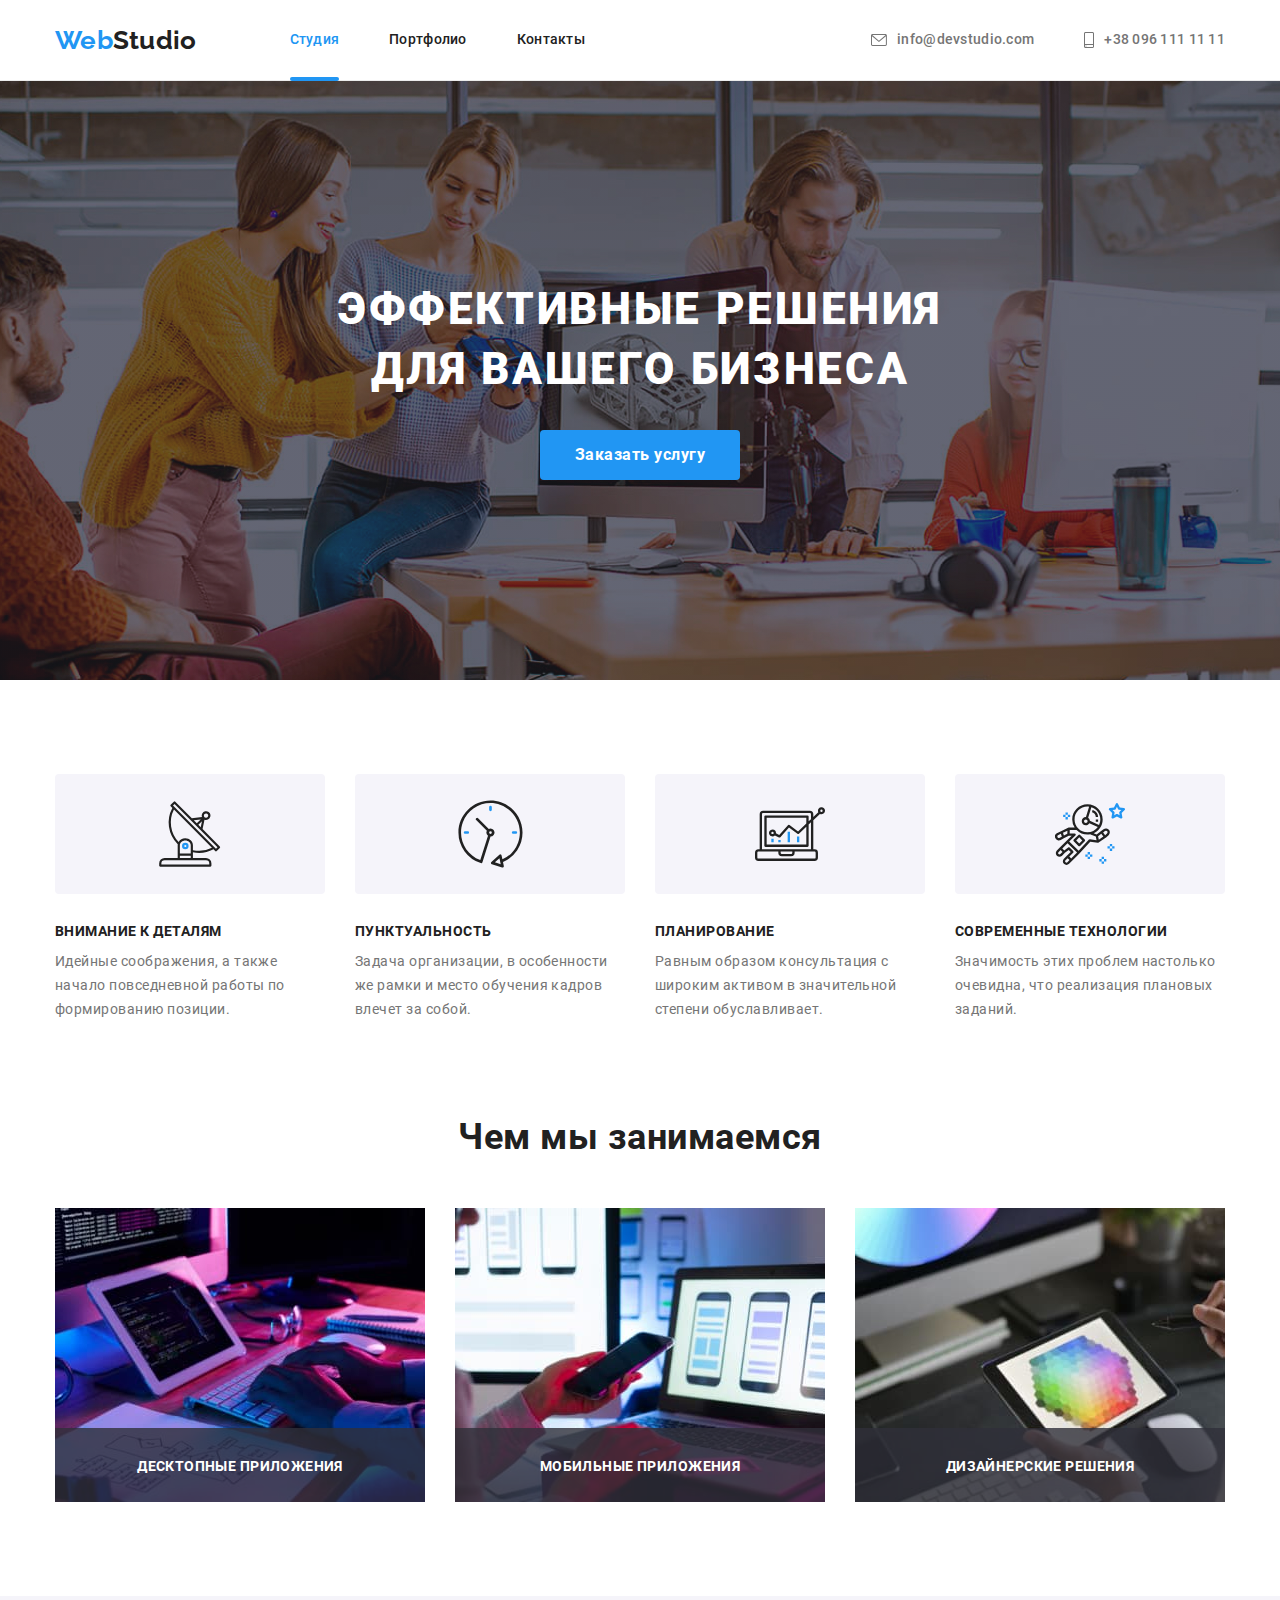
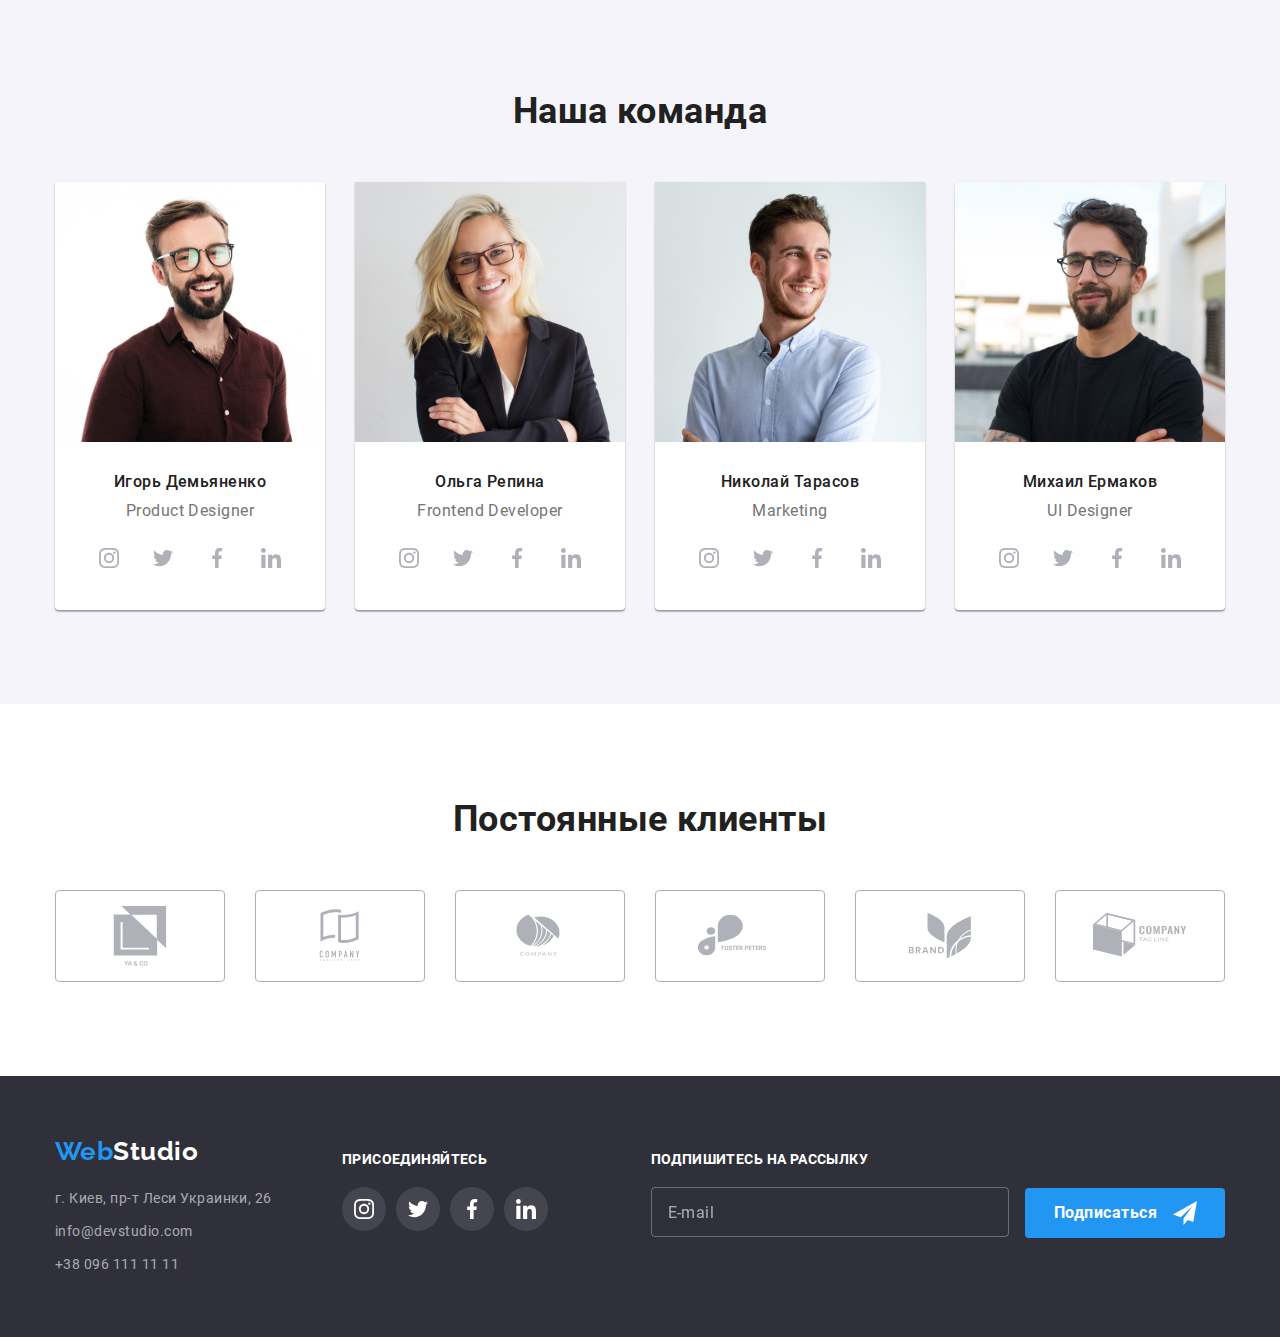
<file: index.html>
<!DOCTYPE html>
<html lang="ru">
<head>
    <meta charset="UTF-8">
    <meta http-equiv="X-UA-Compatible" content="IE=edge">
    <meta name="viewport" content="width=device-width, initial-scale=1.0">
    <title>Document</title>
    <link rel="stylesheet" href="https://cdnjs.cloudflare.com/ajax/libs/modern-normalize/1.1.0/modern-normalize.min.css">
    <link rel="stylesheet" href="./css/main.min.css">
</head>
<body>
    <header class="header">
            <nav class="container menu">
                <a href="./index.html" class="logo"><span class="logo-web">Web</span><span class="logo-studio">Studio</span></a>
                <ul class="menu__list list">
                    <li class="menu__item">
                        <a href="./index.html" class="menu__link menu__link--current">Студия</a>
                    </li>
                    <li class="menu__item">
                        <a href="./portfolio.html" class="menu__link">Портфолио</a>
                    </li>
                    <li class="menu__item">
                        <a href="#" class="menu__link">Контакты</a>
                    </li>
                </ul>
                <ul class="menu-contacts list">
                    <li class="menu-contacts__item">
                        <a href="mailto:info@devstudio.com" class="menu-contacts__link">
                            <svg class="menu-contacts__icon-mail" aria-hidden="true">
                                <use href="./images/sprite.svg#icon-envelope"></use>
                            </svg>
                            info@devstudio.com
                        </a>
                    </li>
                    <li class="menu-contacts__item">
                        <a href="tel:+380961111111" class="menu-contacts__link">
                            <svg class="menu-contacts__icon-phone" aria-hidden="true">
                                <use href="./images/sprite.svg#icon-smartphone"></use>
                            </svg>
                            +38 096 111 11 11
                        </a>
                    </li>
                </ul>
            </nav>
    </header>
    <main>
        <section class="section hero__section">
            <div class="container">
                <div class="hero">
                    <h1 class="hero__title">Эффективные решения для вашего бизнеса</h1>
                    <button type="button" class="btn" data-modal-open>Заказать услугу</button>
                </div>
            </div>
        </section>
        <section class="section benefits__section">
            <div class="container">
                <h2 class="visually-hidden">
                        Наші переваги
                </h2>
                <ul class="benefits__grid list">
                        <li class="benefits__item">
                            <div class="benefits__img">
                                <svg class="benefits__icon icon-details" aria-hidden="true">
                                    <use href="./images/sprite.svg#icon-vector-details"></use>
                                </svg>
                            </div>
                            <h3 class="benefits__title">Внимание к деталям</h3>
                            <p class="benefits__description">Идейные соображения, а также начало повседневной работы по формированию позиции.</p>
                        </li>
                        <li class="benefits__item">
                            <div class="benefits__img">
                                <svg class="benefits__icon icon-time" aria-hidden="true">
                                    <use href="./images/sprite.svg#icon-vector-time"></use>
                                </svg>
                            </div>
                            <h3 class="benefits__title">Пунктуальность</h3>
                            <p class="benefits__description">Задача организации, в особенности же рамки и место обучения кадров влечет за собой.</p>
                        </li>
                        <li class="benefits__item">
                            <div class="benefits__img">
                                <svg class="benefits__icon icon-planning" aria-hidden="true">
                                    <use href="./images/sprite.svg#icon-vector-planing"></use>
                                </svg>
                            </div>
                            <h3 class="benefits__title">Планирование</h3>
                            <p class="benefits__description">Равным образом консультация с широким активом в значительной степени обуславливает.</p>
                        </li>
                        <li class="benefits__item">
                            <div class="benefits__img">
                                <svg class="benefits__icon icon-austronaut" aria-hidden="true">
                                    <use href="./images/sprite.svg#icon-vector-astronaut"></use>
                                </svg>
                            </div>
                            <h3 class="benefits__title">Современные технологии</h3>
                            <p class="benefits__description">Значимость этих проблем настолько очевидна, что реализация плановых заданий.</p>
                        </li>
                </ul>
            </div>
        </section>
        <section class="section our-jobs__section">
            <div class="container">
                <h2 class="our-jobs__title section__title">
                    Чем мы занимаемся
                </h2>
                <ul class="our-jobs__list list">
                    <li class="our-jobs__item">
                        <img src="./images/programming.jpg" alt="програмирование" width="370" height="294">
                        <span class="our-jobs__description">Десктопные приложения</span>
                    </li>
                    <li class="our-jobs__item">
                        <img src="./images/layout.jpg" alt="верстка" width="370" height="294">
                        <span class="our-jobs__description">Мобильные приложения</span>
                    </li>
                    <li class="our-jobs__item">
                        <img src="./images/design.jpg" alt="дизайн" width="370" height="294">
                        <span class="our-jobs__description">Дизайнерские решения</span>
                    </li>
                </ul>
            </div>
        </section>
        <section class="section stuff__section">
            <div class="container">
                <h2 class="stuff__title section__title">
                    Наша команда
                </h2>
                <ul class="stuff__list list">
                    <li class="stuff__item">
                        <img src="./images/stuff-demyanenko.jpg" alt="Игорь Демьяненко" width="270" height="260" class="stuff__img">
                        <div class="stuff__info">
                            <h3 class="stuff__name">Игорь Демьяненко</h3>
                            <p class="stuff__position">Product Designer</p>
                        </div>
                        <div class="social">
                            <ul class="social__list list">
                                <li class="social__network">
                                    <a href="#" class="social__link">
                                        <svg class="social__icon icon-instagram" aria-label="Перейти в Instagram">
                                            <use href="./images/sprite.svg#icon-instagram"></use>
                                        </svg>
                                    </a>
                                </li>
                                <li class="social__network">
                                    <a href="#" class="social__link">
                                        <svg class="social__icon icon-twitter" aria-label="Перейти в Twitter">
                                            <use href="./images/sprite.svg#icon-twitter"></use>
                                        </svg>
                                    </a>
                                </li>
                                <li class="social__network">
                                    <a href="#" class="social__link">
                                        <svg class="social__icon icon-facebook" aria-label="Перейти в Facebook">
                                            <use href="./images/sprite.svg#icon-facebook"></use>
                                        </svg>
                                    </a>
                                </li>
                                <li class="social__network">
                                    <a href="#" class="social__link">
                                        <svg class="social__icon icon-linkedin" aria-label="Перейти в LinkeIn">
                                            <use href="./images/sprite.svg#icon-linkedin"></use>
                                        </svg>
                                    </a>
                                </li>
                            </ul>
                        </div>
                    </li>
                    <li class="stuff__item">
                        <img src="./images/stuff-repina.jpg" alt="Ольга Репин" width="270" height="260" class="stuff__img">
                        <div class="stuff__info">
                            <h3 class="stuff__name">Ольга Репина</h3>
                            <p class="stuff__position">Frontend Developer</p>
                        </div>
                        <div class="social">
                            <ul class="social__list list">
                                <li class="social__network">
                                    <a href="#" class="social__link">
                                        <svg class="social__icon icon-instagram" aria-label="Перейти в Instagram">
                                            <use href="./images/sprite.svg#icon-instagram"></use>
                                        </svg>
                                    </a>
                                </li>
                                <li class="social__network">
                                    <a href="#" class="social__link">
                                        <svg class="social__icon icon-twitter" aria-label="Перейти в Twitter">
                                            <use href="./images/sprite.svg#icon-twitter"></use>
                                        </svg>
                                    </a>
                                </li>
                                <li class="social__network">
                                    <a href="#" class="social__link">
                                        <svg class="social__icon icon-facebook" aria-label="Перейти в Facebook">
                                            <use href="./images/sprite.svg#icon-facebook"></use>
                                        </svg>
                                    </a>
                                </li>
                                <li class="social__network">
                                    <a href="#" class="social__link">
                                        <svg class="social__icon icon-linkedin" aria-label="Перейти в LinkeIn">
                                            <use href="./images/sprite.svg#icon-linkedin"></use>
                                        </svg>
                                    </a>
                                </li>
                            </ul>
                        </div>
                    </li>
                    <li class="stuff__item">
                        <img src="./images/stuff-tarasov.jpg" alt="Николай Тарасов" width="270" height="260" class="stuff__img">
                        <div class="stuff__info">
                            <h3 class="stuff__name">Николай Тарасов</h3>
                            <p class="stuff__position">Marketing</p>
                        </div>
                        <div class="social">
                            <ul class="social__list list">
                                <li class="social__network">
                                    <a href="#" class="social__link">
                                        <svg class="social__icon icon-instagram" aria-label="Перейти в Instagram">
                                            <use href="./images/sprite.svg#icon-instagram"></use>
                                        </svg>
                                    </a>
                                </li>
                                <li class="social__network">
                                    <a href="#" class="social__link">
                                        <svg class="social__icon icon-twitter" aria-label="Перейти в Twitter">
                                            <use href="./images/sprite.svg#icon-twitter"></use>
                                        </svg>
                                    </a>
                                </li>
                                <li class="social__network">
                                    <a href="#" class="social__link">
                                        <svg class="social__icon icon-facebook" aria-label="Перейти в Facebook">
                                            <use href="./images/sprite.svg#icon-facebook"></use>
                                        </svg>
                                    </a>
                                </li>
                                <li class="social__network">
                                    <a href="#" class="social__link">
                                        <svg class="social__icon icon-linkedin" aria-label="Перейти в LinkeIn">
                                            <use href="./images/sprite.svg#icon-linkedin"></use>
                                        </svg>
                                    </a>
                                </li>
                            </ul>
                        </div>
                  </li>
                    <li class="stuff__item">
                        <img src="./images/stuff-iermakov.jpg" alt="Михаил Ермаков" width="270" height="260" class="stuff__img">
                        <div class="stuff__info">
                            <h3 class="stuff__name">Михаил Ермаков</h3>
                            <p class="stuff__position">UI Designer</p>
                        </div>
                        <div class="social">
                            <ul class="social__list list">
                                <li class="social__network">
                                    <a href="#" class="social__link">
                                        <svg class="social__icon icon-instagram" aria-label="Перейти в Instagram">
                                            <use href="./images/sprite.svg#icon-instagram"></use>
                                        </svg>
                                    </a>
                                </li>
                                <li class="social__network">
                                    <a href="#" class="social__link">
                                        <svg class="social__icon icon-twitter" aria-label="Перейти в Twitter">
                                            <use href="./images/sprite.svg#icon-twitter"></use>
                                        </svg>
                                    </a>
                                </li>
                                <li class="social__network">
                                    <a href="#" class="social__link">
                                        <svg class="social__icon icon-facebook" aria-label="Перейти в Facebook">
                                            <use href="./images/sprite.svg#icon-facebook"></use>
                                        </svg>
                                    </a>
                                </li>
                                <li class="social__network">
                                    <a href="#" class="social__link">
                                        <svg class="social__icon icon-linkedin" aria-label="Перейти в LinkeIn">
                                            <use href="./images/sprite.svg#icon-linkedin"></use>
                                        </svg>
                                    </a>
                                </li>
                            </ul>
                        </div>
                </li>
                </ul>                
            </div>
        </section>
        <section class="section customers__section">
            <div class="container">
                <h2 class="customers__title section__title">
                    Постоянные клиенты
                </h2>
                <ul class="customers__list list">
                    <li class="customers__item">
                        <a href="#" class="customers__link">
                            <svg class="customers__icon" width="106" height="60" aria-label="Посилання на сайт компанії">
                                <use href="./images/sprite.svg#icon-logo-client-first"></use>
                            </svg>
                        </a>
                    </li>

                    <li class="customers__item">
                        <a href="#" class="customers__link">
                            <svg class="customers__icon" width="106" height="60" aria-label="Посилання на сайт компанії">
                                <use href="./images/sprite.svg#icon-logo-client-second"></use>
                            </svg>
                        </a>
                    </li>

                    <li class="customers__item">
                        <a href="#" class="customers__link">
                            <svg class="customers__icon" width="106" height="60" aria-label="Посилання на сайт компанії">
                                <use href="./images/sprite.svg#icon-logo-client-third"></use>
                            </svg>
                        </a>
                    </li>

                    <li class="customers__item">
                        <a href="#" class="customers__link">
                            <svg class="customers__icon" width="106" height="60" aria-label="Посилання на сайт компанії">
                                <use href="./images/sprite.svg#icon-logo-client-fourth"></use>
                            </svg>
                        </a>
                    </li>

                    <li class="customers__item">
                        <a href="#" class="customers__link">
                            <svg class="customers__icon" width="106" height="60" aria-label="Посилання на сайт компанії">
                                <use href="./images/sprite.svg#icon-logo-client-fifth"></use>
                            </svg>
                        </a>
                    </li>

                    <li class="customers__item">
                        <a href="#" class="customers__link">
                            <svg class="customers__icon" width="106" height="60" aria-label="Посилання на сайт компанії">
                                <use href="./images/sprite.svg#icon-logo-client-sixth"></use>
                            </svg>
                        </a>
                    </li>
                </ul>
            </div>
        </section>
    </main>
    <footer class="section footer">
        <div class="container footer__container">
            <div class="footer__left-container">
                <a href="./index.html" class="footer__logo"><span class="logo-web">Web</span><span class="logo-studio--white">Studio</span></a>
        <address>
            <ul class="footer__adress list">
                <li class="footer__adress-item">
                    <a href="https://goo.gl/maps/piqngm7oDQpEDh6u6" target="_blank" rel="noopener nofollow noreferrer" class="footer__contacts">г. Киев, пр-т Леси Украинки, 26</a>
                </li>
                <li class="footer__adress-item">
                    <a href="mailto:info@devstudio.com" class="footer__contacts">info@devstudio.com</a>
                </li>
                <li class="footer__adress-item">
                    <a href="tel:+380961111111" class="footer__contacts">+38 096 111 11 11</a>
                </li>
            </ul>
        </address>
            </div>
            <div class="footer__middle-container">
                <p class="footer__join">присоединяйтесь</p>
                <div class="social">
                    <ul class="social__list list">
                        <li class="social__network">
                            <a href="#" class="social__link--footer">
                                <svg class="social__icon--footer icon-instagram" aria-label="Перейти в Instagram">
                                    <use href="./images/sprite.svg#icon-instagram"></use>
                                </svg>
                            </a>
                        </li>
                        <li class="social__network">
                            <a href="#" class="social__link--footer">
                                <svg class="social__icon--footer icon-twitter" aria-label="Перейти в Twitter">
                                    <use href="./images/sprite.svg#icon-twitter"></use>
                                </svg>
                            </a>
                        </li>
                        <li class="social__network">
                            <a href="#" class="social__link--footer">
                                <svg class="social__icon--footer icon-facebook" aria-label="Перейти в Facebook">
                                    <use href="./images/sprite.svg#icon-facebook"></use>
                                </svg>
                            </a>
                        </li>
                        <li class="social__network">
                            <a href="#" class="social__link--footer">
                                <svg class="social__icon--footer icon-linkedin" aria-label="Перейти в LinkeIn">
                                    <use href="./images/sprite.svg#icon-linkedin"></use>
                                </svg>
                            </a>
                        </li>
                    </ul>
                </div>
            </div>
            <div class="footer__right-container">
                <p class="footer__join">Подпишитесь на рассылку</p>
                <form class="footer__subscription">
                    <label class="footer__subscription-label">
                        <input class="footer__subscription-email" type="email" name="user-email-footer" placeholder="E-mail">
                    </label>
                    <button type="submit" class="btn footer__subscription-btn">Подписаться</button>
                </form>
            </div>
        </div>
    </footer>

<div class="backdrop is-hidden" data-modal>
    <div class="backdrop__modal">
        <button class="backdrop__close-modal" type="button" data-modal-close>
            <svg class="backdrop__icon-close" width="11" height="11" aria-label="закрыть окно">
                <use href="./images/sprite.svg#icon-close"></use>
            </svg>
        </button>

        <div class="modal-unit">
            <h2 class="modal-unit__title">
                Оставьте свои данные, мы вам перезвоним
            </h2>
            <form class="modal-unit__form" name="main-form" autocomplete="on" novalidate>
                <div class="form-field">
                    <Label class="form-field__label for="user-name">Имя</Label>
                    <div class="form-field__inner">
                        <input class="form-field__input" id="user-name" type="text" name="user-name">
                        <svg class="form-field__icon">
                            <use href="./images/sprite.svg#form-user" aria-hidden="true"></use>
                        </svg>
                    </div>
                </div>
                <div class="form-field">
                    <Label class="form-field__label" for="user-tel">Телефон</Label>
                    <div class="form-field__inner">
                        <input class="form-field__input" id="user-tel" type="tel" name="user-tel">
                        <svg class="form-field__icon">
                            <use href="./images/sprite.svg#form-phone" aria-hidden="true"></use>
                        </svg>
                    </div>
                </div>
                <div class="form-field">
                    <Label class="form-field__label" for="user-email">Email</Label>
                    <div class="form-field__inner">
                        <input class="form-field__input" id="user-email" type="email" name="user-email">
                        <svg class="form-field__icon">
                            <use href="./images/sprite.svg#form-envelope" aria-hidden="true"></use>
                        </svg>
                    </div>
                </div>
                <div class="form-field">
                    <Label class="form-field__label" for="user-comments">Комментарий</Label>
                    <textarea class="form-field__textarea" id="user-comments" rows="5" name="user-comments" placeholder="Введите текст"></textarea>
                </div>
                <div class="form-field checkbox">
                    <Label class="form-field__label checkbox__label">
                        <input class="form-field__checkbox" type="checkbox" name="user-checkbox">
                        <span class="checkbox__icon"></span>
                        <p class="checkbox__descrition">Соглашаюсь с рассылкой и принимаю</p> <a class="privacy" href="#"> Условия договора</a>
                    </Label>
                </div>
                <button type="submit" class="btn form-field-btn">Отправить</button>
            </form>
        </div>
    </div>
</div>
<script src="./js/modal.js"></script>
</body>
</html>
</file>
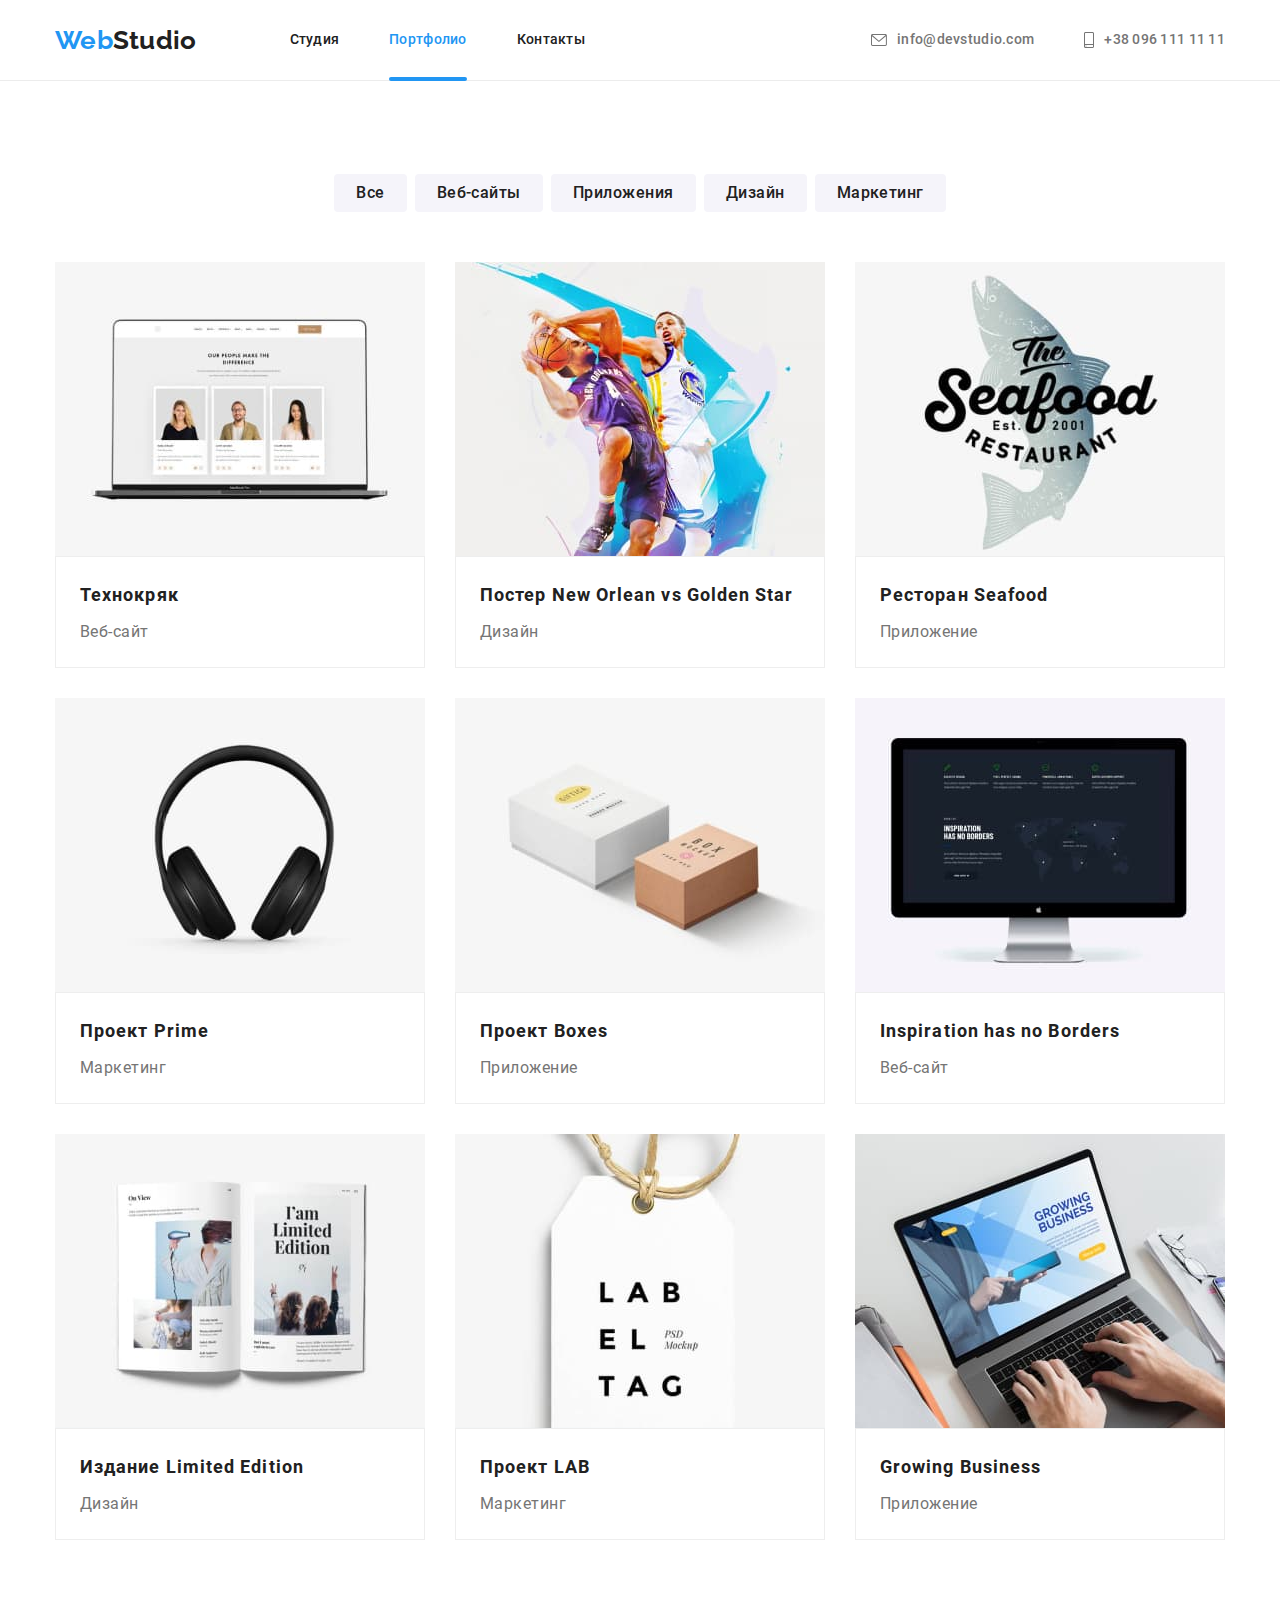
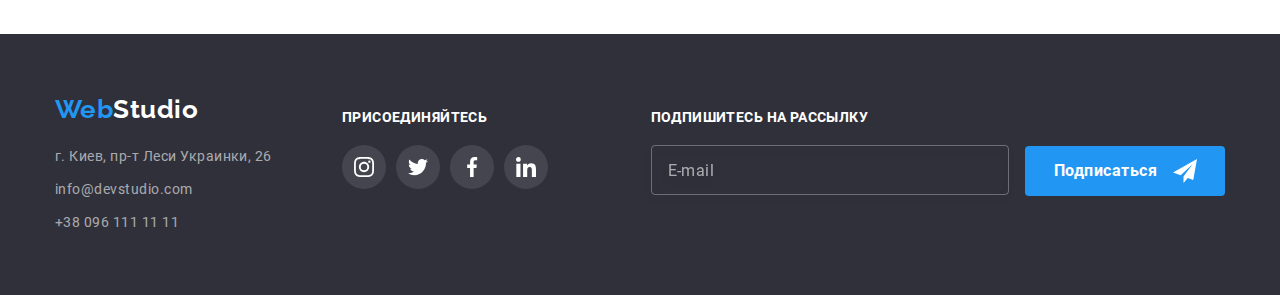
<file: portfolio.html>
<!DOCTYPE html>
<html lang="ru">
<head>
    <meta charset="UTF-8">
    <meta http-equiv="X-UA-Compatible" content="IE=edge">
    <meta name="viewport" content="width=device-width, initial-scale=1.0">
    <title>Document</title>
    <link rel="stylesheet" href="https://cdnjs.cloudflare.com/ajax/libs/modern-normalize/1.1.0/modern-normalize.min.css">
    <link rel="stylesheet" href="./css/main.min.css">    
</head>
<body>
    <header class="header">
        <nav class="container menu">
            <a href="./index.html" class="logo"><span class="logo-web">Web</span><span class="logo-studio">Studio</span></a>
            <ul class="menu__list list">
                <li class="menu__item">
                    <a href="./index.html" class="menu__link">Студия</a>
                </li>
                <li class="menu__item">
                    <a href="./portfolio.html" class="menu__link menu__link--current">Портфолио</a>
                </li>
                <li class="menu__item">
                    <a href="#" class="menu__link">Контакты</a>
                </li>
            </ul>
            <ul class="menu-contacts list">
                <li class="menu-contacts__item">
                    <a href="mailto:info@devstudio.com" class="menu-contacts__link">
                        <svg class="menu-contacts__icon-mail" aria-hidden="true">
                            <use href="./images/sprite.svg#icon-envelope"></use>
                        </svg>
                        info@devstudio.com
                    </a>
                </li>
                <li class="menu-contacts__item">
                    <a href="tel:+380961111111" class="menu-contacts__link">
                        <svg class="menu-contacts__icon-phone" aria-hidden="true">
                            <use href="./images/sprite.svg#icon-smartphone"></use>
                        </svg>
                        +38 096 111 11 11
                    </a>
                </li>
            </ul>
        </nav>
</header>
    <main>
        <section class="section portfolio__section">
            <div class="container">
                <h1 class="visually-hidden">Наши работы</h1>
                <ul class="nav-filter list">
                    <li class="nav-filter__item">
                        <button type="button" class="nav-filter__btn">Все</button>
                    </li>
                    <li class="nav-filter__item">
                        <button type="button" class="nav-filter__btn">Веб-сайты</button>
                    </li>
                    <li class="nav-filter__item">
                        <button type="button" class="nav-filter__btn">Приложения</button>
                    </li>
                    <li class="nav-filter__item">
                        <button type="button" class="nav-filter__btn">Дизайн</button>
                    </li>
                    <li class="nav-filter__item">
                        <button type="button" class="nav-filter__btn">Маркетинг</button>
                    </li>
                </ul>
                <ul class="projects__list list">
                    <li class="projects__item">
                        <a href="#" class="projects__link">
                            <div class="projects__overlay-link">
                                <img src="./images/technokryak.jpg" alt="Веб сайт Технокряк" width="370" height="294" class="projects__img">
                                <div class="projects__overlay-hidden">
                                    <p>
                                        This content is hidden through transformation and only appears when hovering over the link image
                                    </p>
                                </div>
                            </div>  
                            <div class="project__item-card">
                                <h2 class="project__title">Технокряк</h2>
                                <p class="project__type">Веб-сайт</p>
                            </div>
                        </a>
                    </li>
                    <li class="projects__item">
                        <a href="#" class="projects__link">
                            <div class="projects__overlay-link">
                                <img src="./images/poster-bbal.jpg" alt="Дизайн афиши бля баскетбольной игры" width="370" height="294" class="projects__img">
                                <div class="projects__overlay-hidden">
                                    <p>
                                        This content is hidden through transformation and only appears when hovering over the link image
                                    </p>
                                </div>
                            </div>
                                <div class="project__item-card">
                                    <h2 class="project__title">Постер New Orlean vs Golden Star</h2>
                                    <p class="project__type">Дизайн</p>
                                </div>
                            </a>
                    </li>
                    <li class="projects__item">
                        <a href="#" class="projects__link">
                            <div class="projects__overlay-link">
                                <img src="./images/seafood-restaurant.jpg" alt="Приложение для Ресторана морепродуктов" width="370" height="294" class="projects__img">
                                <div class="projects__overlay-hidden">
                                    <p>
                                        This content is hidden through transformation and only appears when hovering over the link image
                                    </p>
                            </div>
                            </div>
                                <div class="project__item-card">
                                    <h2 class="project__title">Ресторан Seafood</h2>
                                    <p class="project__type">Приложение</p>
                                </div>
                            </a>
                    </li>
                    <li class="projects__item">
                        <a href="#" class="projects__link">
                            <div class="projects__overlay-link">
                                <img src="./images/project-prime.jpg" alt="Маркетинговый Проект Прайм" width="370" height="294" class="projects__img">
                                <div class="projects__overlay-hidden">
                                    <p>
                                        This content is hidden through transformation and only appears when hovering over the link image
                                    </p>
                                </div>
                            </div>  
                            <div class="project__item-card">
                                <h2 class="project__title">Проект Prime</h2>
                                <p class="project__type">Маркетинг</p>
                            </div>
                        </a>
                    </li>
                    <li class="projects__item">
                        <a href="#" class="projects__link">
                            <div class="projects__overlay-link">
                                <img src="./images/project-boxes.jpg" alt="Приложение Коробки" width="370" height="294" class="projects__img">
                                <div class="projects__overlay-hidden">
                                    <p>
                                        This content is hidden through transformation and only appears when hovering over the link image
                                    </p>
                                </div>
                            </div>  
                            <div class="project__item-card">
                                <h2 class="project__title">Проект Boxes</h2>
                                <p class="project__type">Приложение</p>
                            </div>
                        </a>
                    </li>
                    <li class="projects__item">
                        <a href="#" class="projects__link">
                            <div class="projects__overlay-link">
                                <img src="./images/inspiration-has-no-borders.jpg" alt="Веб сайт Вдохновение" width="370" height="294" class="projects__img">
                                <div class="projects__overlay-hidden">
                                    <p>
                                        This content is hidden through transformation and only appears when hovering over the link image
                                    </p>
                                </div>
                            </div>  
                            <div class="project__item-card">
                                <h2 class="project__title">Inspiration has no Borders</h2>
                                <p class="project__type">Веб-сайт</p>
                            </div>
                        </a>
                    </li>
                    <li class="projects__item">
                        <a href="#" class="projects__link">
                            <div class="projects__overlay-link">
                                <img src="./images/limited-edition.jpg" alt="Дизайн издания" width="370" height="294" class="projects__img">
                                <div class="projects__overlay-hidden">
                                    <p>
                                        This content is hidden through transformation and only appears when hovering over the link image
                                    </p>
                                </div>
                            </div>  
                            <div class="project__item-card">
                                <h2 class="project__title">Издание Limited Edition</h2>
                                <p class="project__type">Дизайн</p>
                            </div>
                        </a>
                    </li>
                    <li class="projects__item">
                        <a href="#" class="projects__link">
                            <div class="projects__overlay-link">
                                <img src="./images/project-lab.jpg" alt="Маркетинговый проект LAB" width="370" height="294" class="projects__img">
                                <div class="projects__overlay-hidden">
                                    <p>
                                        This content is hidden through transformation and only appears when hovering over the link image
                                    </p>
                                </div>
                            </div>  
                            <div class="project__item-card">
                                <h2 class="project__title">Проект LAB</h2>
                                <p class="project__type">Маркетинг</p>
                            </div>
                        </a>
                    </li>
                    <li class="projects__item">
                        <a href="#" class="projects__link">
                            <div class="projects__overlay-link">
                                <img src="./images/app-gw.jpg" alt="Приложение для бизнеса" width="370" height="294" class="projects__img">
                                <div class="projects__overlay-hidden">
                                    <p>
                                        This content is hidden through transformation and only appears when hovering over the link image
                                    </p>
                                </div>
                            </div>  
                            <div class="project__item-card">
                                <h2 class="project__title">Growing Business</h2>
                                <p class="project__type">Приложение</p>
                            </div>
                        </a>
                    </li>
                </ul>
            </div>     
        </section>
    </main>
    <footer class="section footer">
        <div class="container footer__container">
            <div class="footer__left-container">
                <a href="./index.html" class="footer__logo"><span class="logo-web">Web</span><span class="logo-studio--white">Studio</span></a>
        <address>
            <ul class="footer__adress list">
                <li class="footer__adress-item">
                    <a href="https://goo.gl/maps/piqngm7oDQpEDh6u6" target="_blank" rel="noopener nofollow noreferrer" class="footer__contacts">г. Киев, пр-т Леси Украинки, 26</a>
                </li>
                <li class="footer__adress-item">
                    <a href="mailto:info@devstudio.com" class="footer__contacts">info@devstudio.com</a>
                </li>
                <li class="footer__adress-item">
                    <a href="tel:+380961111111" class="footer__contacts">+38 096 111 11 11</a>
                </li>
            </ul>
        </address>
            </div>
            <div class="footer__middle-container">
                <p class="footer__join">присоединяйтесь</p>
                <div class="social">
                    <ul class="social__list list">
                        <li class="social__network">
                            <a href="#" class="social__link--footer">
                                <svg class="social__icon--footer icon-instagram" aria-label="Перейти в Instagram">
                                    <use href="./images/sprite.svg#icon-instagram"></use>
                                </svg>
                            </a>
                        </li>
                        <li class="social__network">
                            <a href="#" class="social__link--footer">
                                <svg class="social__icon--footer icon-twitter" aria-label="Перейти в Twitter">
                                    <use href="./images/sprite.svg#icon-twitter"></use>
                                </svg>
                            </a>
                        </li>
                        <li class="social__network">
                            <a href="#" class="social__link--footer">
                                <svg class="social__icon--footer icon-facebook" aria-label="Перейти в Facebook">
                                    <use href="./images/sprite.svg#icon-facebook"></use>
                                </svg>
                            </a>
                        </li>
                        <li class="social__network">
                            <a href="#" class="social__link--footer">
                                <svg class="social__icon--footer icon-linkedin" aria-label="Перейти в LinkeIn">
                                    <use href="./images/sprite.svg#icon-linkedin"></use>
                                </svg>
                            </a>
                        </li>
                    </ul>
                </div>
            </div>
            <div class="footer__right-container">
                <p class="footer__join">Подпишитесь на рассылку</p>
                <form class="footer__subscription">
                    <label class="footer__subscription-label">
                        <input class="footer__subscription-email" type="email" name="user-email-footer" placeholder="E-mail">
                    </label>
                    <button type="submit" class="btn footer__subscription-btn">Подписаться</button>
                </form>
            </div>
        </div>
    </footer>
</body>
</html>
</file>
<file: css/main.min.css>
@font-face{font-family:"Roboto";font-style:normal;font-weight:400;src:url("../fonts/roboto-v30-latin_cyrillic-regular.eot");src:local(""),url("../fonts/roboto-v30-latin_cyrillic-regular.eot?#iefix") format("embedded-opentype"),url("../fonts/roboto-v30-latin_cyrillic-regular.woff2") format("woff2"),url("../fonts/roboto-v30-latin_cyrillic-regular.woff") format("woff"),url("../fonts/roboto-v30-latin_cyrillic-regular.ttf") format("truetype"),url("../fonts/roboto-v30-latin_cyrillic-regular.svg#Roboto") format("svg")}@font-face{font-family:"Roboto";font-style:normal;font-weight:500;src:url("../fonts/roboto-v30-latin_cyrillic-500.eot");src:local(""),url("../fonts/roboto-v30-latin_cyrillic-500.eot?#iefix") format("embedded-opentype"),url("../fonts/roboto-v30-latin_cyrillic-500.woff2") format("woff2"),url("../fonts/roboto-v30-latin_cyrillic-500.woff") format("woff"),url("../fonts/roboto-v30-latin_cyrillic-500.ttf") format("truetype"),url("../fonts/roboto-v30-latin_cyrillic-500.svg#Roboto") format("svg")}@font-face{font-family:"Roboto";font-style:normal;font-weight:700;src:url("../fonts/roboto-v30-latin_cyrillic-700.eot");src:local(""),url("../fonts/roboto-v30-latin_cyrillic-700.eot?#iefix") format("embedded-opentype"),url("../fonts/roboto-v30-latin_cyrillic-700.woff2") format("woff2"),url("../fonts/roboto-v30-latin_cyrillic-700.woff") format("woff"),url("../fonts/roboto-v30-latin_cyrillic-700.ttf") format("truetype"),url("../fonts/roboto-v30-latin_cyrillic-700.svg#Roboto") format("svg")}@font-face{font-family:"Roboto";font-style:normal;font-weight:900;src:url("../fonts/roboto-v30-latin_cyrillic-900.eot");src:local(""),url("../fonts/roboto-v30-latin_cyrillic-900.eot?#iefix") format("embedded-opentype"),url("../fonts/roboto-v30-latin_cyrillic-900.woff2") format("woff2"),url("../fonts/roboto-v30-latin_cyrillic-900.woff") format("woff"),url("../fonts/roboto-v30-latin_cyrillic-900.ttf") format("truetype"),url("../fonts/roboto-v30-latin_cyrillic-900.svg#Roboto") format("svg")}@font-face{font-family:"Raleway";font-style:normal;font-weight:700;src:url("../fonts/raleway-v28-latin-700.eot");src:local(""),url("../fonts/raleway-v28-latin-700.eot?#iefix") format("embedded-opentype"),url("../fonts/raleway-v28-latin-700.woff2") format("woff2"),url("../fonts/raleway-v28-latin-700.woff") format("woff"),url("../fonts/raleway-v28-latin-700.ttf") format("truetype"),url("../fonts/raleway-v28-latin-700.svg#Raleway") format("svg")}html{box-sizing:border-box}*,*::after,*::before{box-sizing:inherit}h1,h2,h3,h4,h5,h6,p{margin-top:0}.list{list-style:none;padding-left:0;margin:0}.link{text-decoration:none;color:inherit}img{display:block;max-width:100%;height:auto}address{font-style:normal}:root{--text-color-black: #212121;--color-white: #FFFFFF;--text-color-gray: #757575;--text-color-contacts-footer: rgba(255,255,255,0.6);--accent-color-main: #2196F3;--secondary-background-color: #f5f4fa;--icons-clients-color: #afb1b8;--background-color: #e5e5e5;--transition-timing-function: cubic-bezier(0.4, 0, 0.2, 1)}body{padding-top:80px;background:var(--color-white);font-family:"Roboto",sans-serif;letter-spacing:.03em;color:var(--text-color-gray);margin:0}.section{padding-top:94px;padding-bottom:94px}.section__title{margin-bottom:50px;font-weight:700;font-size:36px;line-height:1.17;text-align:center;color:var(--text-color-black)}.container{margin-left:auto;margin-right:auto;width:1200px;padding-left:15px;padding-right:15px}.header{display:flex;align-items:center;background-color:var(--color-white);border-bottom:1px solid #ececec;position:fixed;z-index:10;top:0;left:0;width:100%}.logo{display:flex;font-family:raleway,sans-serif;font-weight:700;font-size:26px;line-height:1.19;text-decoration:none}.footer__logo{display:flex;margin-bottom:20px;font-family:raleway,sans-serif;font-weight:700;font-size:26px;line-height:1.19;text-decoration:none}.logo-web{display:block;color:var(--accent-color-main)}.logo-studio{display:block;color:var(--text-color-black)}.logo-studio--white{display:block;color:var(--color-white)}.menu{display:flex;align-items:center;font-size:14px;font-weight:500;line-height:1.14;letter-spacing:.02em;color:var(--text-color-black)}.menu__list .menu__item+.menu__item{margin-left:50px}.menu__list{display:flex;margin-left:93px}.menu__link{display:inline-block;padding-top:32px;padding-bottom:32px;position:relative;text-decoration:none;color:var(--text-color-black);transition:color 250ms var(--transition-timing-function)}.menu__link:hover,.menu__link:focus{color:var(--accent-color-main)}.menu__link::after{content:" ";position:absolute;display:block;width:0%;height:4px;border-radius:2px;background-color:var(--accent-color-main);bottom:0;left:0;transition:width 250ms var(--transition-timing-function)}.menu__link:hover:after,.menu__link:focus:after{width:100%}.menu__link--current{color:var(--accent-color-main)}.menu__link--current::after{content:" ";position:absolute;display:block;width:100%;height:4px;background-color:var(--accent-color-main);bottom:-1px;left:0}.menu-contacts{display:flex;padding-top:32px;padding-bottom:32px;margin-left:auto}.menu-contacts .menu-contacts__item+.menu-contacts__item{margin-left:50px}.menu-contacts__link{display:flex;align-items:center;color:var(--text-color-gray);letter-spacing:.02em;text-decoration:none;transition:color 250ms var(--transition-timing-function)}.menu-contacts__link:focus,.menu-contacts__link:hover{color:var(--accent-color-main)}.menu-contacts__icon-mail{width:16px;height:12px;margin-right:10px;fill:var(--text-color-gray)}.menu-contacts__link:hover .menu-contacts__icon-mail,.menu-contacts__link:focus .menu-contacts__icon-mail{fill:var(--accent-color-main);transition:fill 250ms var(--transition-timing-function)}.menu-contacts__icon-phone{width:10px;height:16px;margin-right:10px;fill:var(--text-color-gray)}.menu-contacts__link:hover .menu-contacts__icon-phone,.menu-contacts__link:focus .menu-contacts__icon-phone{fill:var(--accent-color-main);transition:fill 250ms var(--transition-timing-function)}.hero{text-align:center}.hero__section{height:600px;max-width:1600px;margin-left:auto;margin-right:auto;background-color:#2f303a;background-image:linear-gradient(to right, rgba(47, 48, 58, 0.4), rgba(47, 48, 58, 0.4)),url(../images/hero-img.jpg);background-repeat:no-repeat;background-size:cover;background-position:center;padding-top:200px;padding-bottom:200px}.hero__title{font-weight:900;margin-bottom:30px;padding-left:252px;padding-right:252px;font-size:44px;line-height:1.36;text-align:center;letter-spacing:.06em;text-transform:uppercase;color:var(--color-white)}.btn{border-radius:4px;border:none;min-width:200px;padding:10px 32px;font-family:Roboto,sans-serif;background-color:var(--accent-color-main);color:var(--color-white);font-weight:700;font-size:16px;line-height:1.87;letter-spacing:.03em;cursor:pointer;transition:background-color 2250ms var(--transition-timing-function)}.btn:hover{background-color:#188ce8;color:var(--color-white);font-weight:700;font-size:16px;line-height:1.87}.benefits__grid{display:flex}.benefits__item{width:270px}.benefits__grid .benefits__item+.benefits__item{margin-left:30px}.benefits__img{display:flex;align-items:center;justify-content:center;margin-bottom:30px;border-radius:4px;width:270px;height:120px;background-color:var(--secondary-background-color)}.benefits__icon{display:flex}.icon-details{width:65.32px;height:70px;fill:var(--accent-color-main)}.icon-time{width:67px;height:70px;fill:var(--accent-color-main)}.icon-planning{width:70px;height:70px;fill:var(--accent-color-main)}.icon-austronaut{width:70px;height:70px;fill:var(--accent-color-main)}.benefits__title{margin-bottom:10px;font-weight:700;font-size:14px;line-height:1.14;text-transform:uppercase;color:var(--text-color-black)}.benefits__description{font-size:14px;line-height:1.71;margin-bottom:0}.our-jobs__section{padding-top:0px}.our-jobs__list{display:flex}.our-jobs__item{position:relative}.our-jobs__item::before{content:"";position:absolute;bottom:0;left:0;width:100%;height:25%;background-color:rgba(47,48,58,.8)}.our-jobs__list .our-jobs__item+.our-jobs__item{margin-left:30px}.our-jobs__description{position:absolute;left:50%;margin-right:-50%;transform:translate(-50%);bottom:27px;display:inline-block;text-transform:uppercase;color:var(--color-white);font-family:"Roboto";font-weight:700;font-size:14px;line-height:1.14;letter-spacing:.03em}.stuff__section{background-color:var(--secondary-background-color)}.stuff__list{display:flex}.stuff__item{box-shadow:0px 1px 3px rgba(0,0,0,.12),0px 1px 1px rgba(0,0,0,.14),0px 2px 1px rgba(0,0,0,.2);border-radius:0px 0px 4px 4px;background-color:var(--color-white)}.stuff__list .stuff__item+.stuff__item{margin-left:30px}.stuff__info{padding-top:30px;margin-bottom:16px}.stuff__name{margin-bottom:10px;font-weight:500;font-size:16px;line-height:1.19;text-align:center;color:var(--text-color-black)}.stuff__position{margin-bottom:0px;font-size:16px;line-height:1.19;text-align:center}.social{margin-bottom:1.875rem}.social__list{display:flex;justify-content:center;padding:0;margin:0}.social__network{display:flex}.social__list .social__network+.social__network{margin-left:.625rem}.social__link{display:inline-flex;padding:0;align-items:center;justify-content:center;width:44px;height:44px;border-radius:50%;background-color:inherit;transition:background-color 250ms var(--transition-timing-function)}.social__link:focus,.social__link:hover{background-color:var(--accent-color-main)}.social__icon{display:flex;justify-content:center;width:20px;height:20px;fill:var(--icons-clients-color);transition:fill 250ms var(--transition-timing-function)}.social__link:focus .social__icon,.social__link:hover .social__icon{fill:var(--color-white)}.social__link--footer{display:inline-flex;padding:0;align-items:center;justify-content:center;width:44px;height:44px;border-radius:50%;background-color:rgba(255,255,255,.1);transition:background-color 250ms var(--transition-timing-function)}.social__link--footer:focus,.social__link--footer:hover{background-color:var(--accent-color-main)}.social__icon--footer{display:flex;justify-content:center;width:20px;height:20px;fill:var(--color-white)}.social__link--footer:hover .social__icon--footer{fill:var(--color-white)}.customers__list{display:inline-flex}.customers__item{display:inline-flex;align-items:center;margin-right:30px}.customers__item:nth-last-child(1){margin-right:0px}.customers__link{align-items:center;justify-content:center;display:flex;width:170px;height:92px;border:1px solid var(--icons-clients-color);border-radius:4px;transition:fill 250ms var(--transition-timing-function)}.customers__link:focus,.customers__link:hover{border:1px solid var(--accent-color-main);border-radius:4px}.customers__icon{align-items:center;display:block;fill:var(--icons-clients-color);transition:fill 250ms var(--transition-timing-function)}.customers__link:hover .customers__icon{fill:var(--accent-color-main)}.customers__link:focus .customers__icon{fill:var(--accent-color-main)}.footer{padding-top:60px;padding-bottom:60px;background-color:#2f303a}.footer__container{display:flex}.footer__left-container{margin-right:4.375rem}.footer__adress{display:flex;flex-direction:column}.footer__address{display:inline-block;font-style:normal;font-size:14px;line-height:1.71px;color:var(--color-white);text-decoration:none}.footer__contacts{display:inline-block;font-style:normal;font-size:14px;line-height:1.71;text-decoration:none;color:rgba(255,255,255,.6)}.footer__contacts:hover,.footer__contacts:focus{color:var(--accent-color-main)}.footer__adress-item:not(:last-child){margin-bottom:9px}.footer__join{display:flex;text-transform:uppercase;font-family:"Roboto";font-style:normal;font-weight:700;font-size:14px;line-height:16px;letter-spacing:.03em;padding-top:15px;margin-bottom:20px;color:var(--color-white)}.footer__right-container{margin-left:auto}.footer__subscription-email{display:inline-flex;color:var(--text-color-gray);width:358px;height:50px;margin-right:12px;padding:15px 16px;border-radius:4px;background:rgba(0,0,0,0);border:1px solid rgba(255,255,255,.3);filter:drop-shadow(0px 4px 4px rgba(0, 0, 0, 0.15))}.footer__subscription-email::-moz-placeholder{font-family:"Roboto";font-style:normal;font-weight:400;font-size:16px;line-height:1.25;letter-spacing:.03em;color:rgba(255,255,255,.6)}.footer__subscription-email:-ms-input-placeholder{font-family:"Roboto";font-style:normal;font-weight:400;font-size:16px;line-height:1.25;letter-spacing:.03em;color:rgba(255,255,255,.6)}.footer__subscription-email::placeholder{font-family:"Roboto";font-style:normal;font-weight:400;font-size:16px;line-height:1.25;letter-spacing:.03em;color:rgba(255,255,255,.6)}.footer__subscription-label{display:inline-flex}.footer__subscription-btn{position:relative;display:inline-flex;align-content:flex-start;padding:10px 29px}.footer__subscription-btn::after{content:"";position:absolute;top:13px;right:28px;margin-left:10px;width:24px;height:24px;background-image:url(../images/icon-send.svg);background-size:contain;background-repeat:no-repeat}.nav-filter{display:flex;margin-bottom:50px;font-size:16px;font-weight:500;line-height:1.62;justify-content:center}.nav-filter .nav-filter__item+.nav-filter__item{margin-left:8px}.nav-filter__btn{padding-left:22px;padding-top:6px;padding-right:22px;padding-bottom:6px;border:none;border-radius:4px;font-family:Roboto,sans-serif;font-weight:500;font-size:16px;line-height:1.62;color:var(--text-color-black);background-color:#f5f4fa;letter-spacing:.03em;cursor:pointer;transition:color 250ms var(--transition-timing-function),background-color 250ms var(--transition-timing-function),box-shadow 250ms var(--transition-timing-function)}.nav-filter__btn:active,.nav-filter__btn:hover,.nav-filter__btn:focus{color:var(--color-white);background-color:var(--accent-color-main);box-shadow:0px 3px 1px rgba(0,0,0,.1),0px 1px 2px rgba(0,0,0,.08),0px 2px 2px rgba(0,0,0,.12)}.projects__list{display:flex;flex-wrap:wrap;text-decoration:none}.projects__item{display:flex;width:calc((100% - 60px)/3);margin-right:30px;margin-bottom:30px}.projects__item:nth-child(3n){margin-right:0}.projects__item:nth-last-child(-n+3){margin-bottom:0}.projects__link{display:block;text-decoration:none;color:var(--text-color-gray);transition:box-shadow 250ms var(--transition-timing-function)}.projects__link:focus,.projects__link:hover{box-shadow:0px 1px 1px rgba(0,0,0,.12),0px 4px 4px rgba(0,0,0,.06),1px 4px 6px rgba(0,0,0,.16)}.projects__overlay-link{position:relative;overflow:hidden}.projects__overlay-hidden{position:absolute;background-color:rgba(33,150,243,.9);color:var(--color-white);top:0;left:0;width:100%;height:100%;padding:63px 24px;font-style:normal;font-weight:400;font-size:18px;line-height:1.56;letter-spacing:.03em;transform:translateY(100%);transition:transform 250ms var(--transition-timing-function)}.projects__overlay-link:hover .projects__overlay-hidden{transform:translateY(0%)}.project__item-card{border:1px solid #eee;padding-left:24px;padding-top:20px;padding-bottom:20px}.project__title{display:inline-block;margin-bottom:4px;text-decoration:none;font-weight:700;font-size:18px;line-height:2;letter-spacing:.06em;color:var(--text-color-black)}.project__type{margin-bottom:0px;text-decoration:none;font-size:16px;line-height:1.88}.backdrop{position:fixed;top:0;left:0;width:100%;height:100%;background-color:rgba(0,0,0,.2);transition:opacity 250ms var(--transition-timing-function),visibility 250ms var(--transition-timing-function)}.backdrop.is-hidden .modal{transform:translate(-50%, -50%) scale(1.3)}.backdrop__modal{position:relative;top:50%;left:50%;transform:translate(-50%, -50%) scale(1);width:528px;height:581px;background-color:var(--color-white);box-shadow:0px 1px 3px rgba(0,0,0,.12),0px 1px 1px rgba(0,0,0,.14),0px 2px 1px rgba(0,0,0,.2);border-radius:4px;transition:transform 250ms var(--transition-timing-function)}.backdrop__close-modal{position:absolute;top:.5rem;right:.5rem;display:flex;width:30px;height:30px;align-items:center;justify-content:center;outline:none;border-radius:50%;border:1px solid rgba(0,0,0,.1);cursor:pointer;background:var(--color-white);transition:transform 500ms var(--transition-timing-function)}.backdrop__close-modal:hover{transform:rotate(90deg)}.backdrop__close-modal:hover .backdrop__icon-close{fill:var(--accent-color-main)}.backdrop.is-hidden{opacity:0;visibility:hidden;pointer-events:none}.modal-unit{padding:40px}.modal-unit__title{font-family:"Roboto";font-style:normal;font-weight:700;font-size:20px;line-height:1.15;text-align:center;letter-spacing:.03em;color:var(--text-color-black)}.form-field{margin-bottom:10px}.form-field:nth-child(4){margin-bottom:20px}.form-field:nth-child(5){margin-bottom:30px}.form-field__label{display:block;margin:0px 0px 4px 0px;font-family:"Roboto";font-style:normal;font-weight:400;font-size:12px;line-height:1.17;letter-spacing:.01em;color:var(--text-color-gray)}.form-field__inner{position:relative}.form-field__input{width:100%;height:40px;padding:12px 42px;background:var(--color-white);border-radius:4px;border:1px solid rgba(33,33,33,.2)}.form-field__input:focus{outline:none;border:1px solid var(--accent-color-main)}.form-field__icon{position:absolute;width:13px;height:13px;left:14px;top:50%;transform:translateY(-50%)}.form-field__input:focus+.form-field__icon{fill:var(--accent-color-main)}.form-field-btn{display:block;margin-left:auto;margin-right:auto}.form-field__textarea{width:100%;height:120px;resize:none;padding:12px 16px;border:1px solid rgba(33,33,33,.2);border-radius:4px;font-family:"Roboto";font-style:normal;font-weight:400;font-size:12px;line-height:1.17;letter-spacing:.01em}.form-field__textarea:focus{outline:none;border:1px solid var(--accent-color-main)}.form-field__textarea::-moz-placeholder{font-family:"Roboto";font-style:normal;font-weight:400;font-size:14px;line-height:1.17;letter-spacing:.01em;color:rgba(117,117,117,.5)}.form-field__textarea:-ms-input-placeholder{font-family:"Roboto";font-style:normal;font-weight:400;font-size:14px;line-height:1.17;letter-spacing:.01em;color:rgba(117,117,117,.5)}.form-field__textarea::placeholder{font-family:"Roboto";font-style:normal;font-weight:400;font-size:14px;line-height:1.17;letter-spacing:.01em;color:rgba(117,117,117,.5)}.checkbox{display:flex;align-items:center}.checkbox__label{display:flex;align-items:center}.form-field__checkbox{position:absolute;-webkit-appearance:none;-moz-appearance:none;appearance:none}.checkbox__icon{display:inline-block;margin:0px 8px;width:16px;height:15px;border-radius:4px;border:1px solid var(--text-color-black)}.form-field__checkbox:checked+.checkbox__icon{background-color:var(--accent-color-main);border-color:var(--accent-color-main);background-image:url(../images/icon-check.svg);background-size:cover;background-origin:border-box}.checkbox__descrition{margin-bottom:0px;margin-right:5px;display:inline-flex;font-family:"Roboto";font-style:normal;font-weight:400;font-size:14px;line-height:1.71;letter-spacing:.03em}.privacy{display:flex;font-style:normal;font-weight:400;font-size:14px;line-height:1.71;letter-spacing:.03em;margin:0;color:var(--accent-color-main)}.visually-hidden{position:absolute;width:1px;height:1px;margin:-1px;border:0;padding:0;clip:rect(0 0 0 0);overflow:hidden}.is-hidden{opacity:0;visibility:hidden;pointer-events:none}/*# sourceMappingURL=main.min.css.map */
</file>
